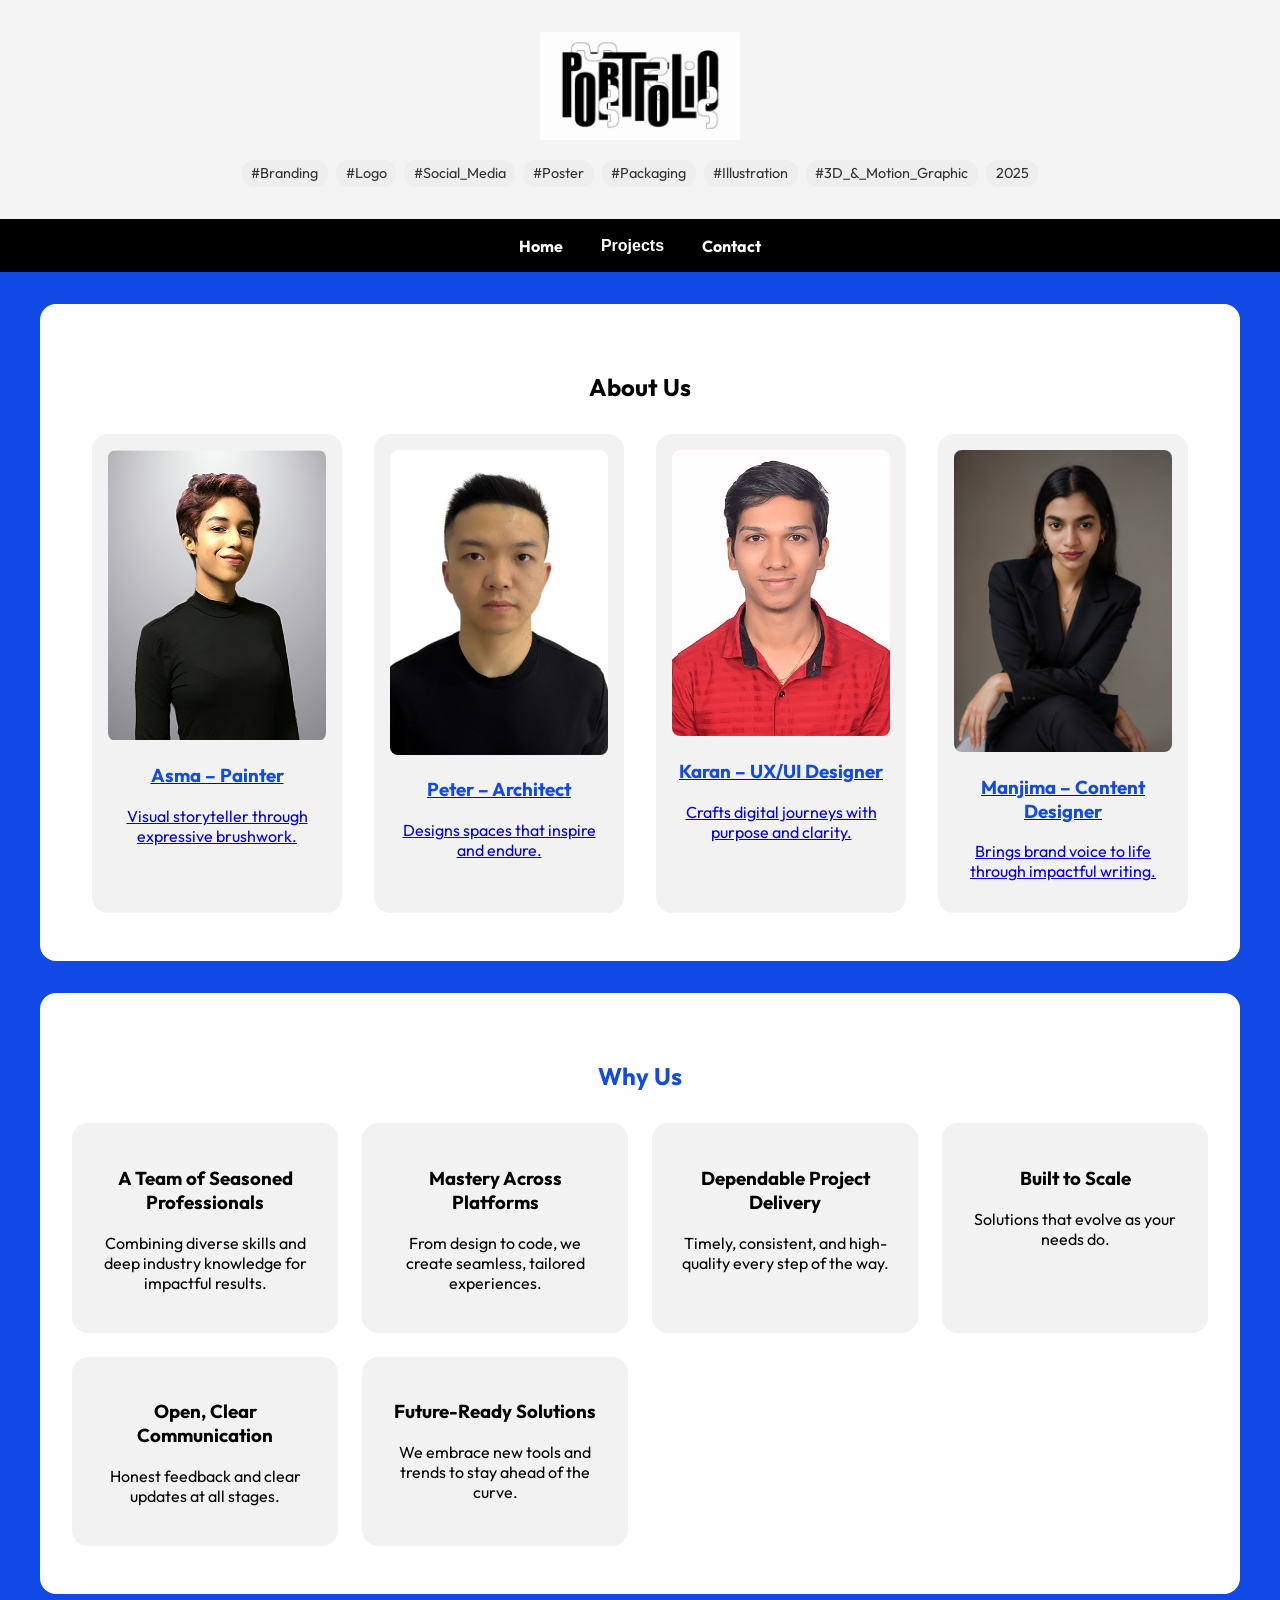
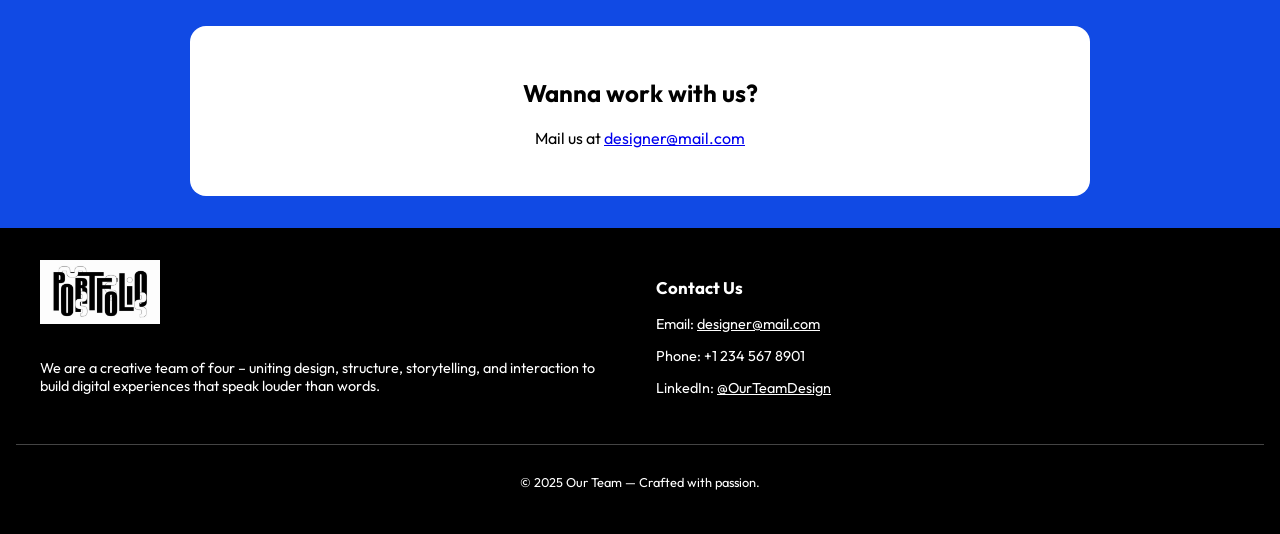
<file: index.html>
<!DOCTYPE html>
<html lang="en">
  <head>
    <meta charset="UTF-8" />
    <meta name="viewport" content="width=device-width, initial-scale=1.0" />
    <title>Team Portfolio</title>
    <link href="https://fonts.googleapis.com/css2?family=Outfit:wght@400;700&display=swap" rel="stylesheet" />
    <style>
      * {
        box-sizing: border-box;
      }
      body {
        margin: 0;
        font-family: "Outfit", sans-serif;
        background-color: #114ae4;
        color: #000;
      }
      header.hero {
        background: #f4f4f4;
        padding: 2rem;
        text-align: center;
      }
      header.hero img.logo {
        max-width: 200px;
        margin-bottom: 1rem;
      }
      .tags {
        display: flex;
        flex-wrap: wrap;
        justify-content: center;
        gap: 0.5rem;
        font-size: 0.9rem;
        color: #333;
      }
      .tags span {
        background-color: #eee;
        padding: 0.3rem 0.6rem;
        border-radius: 12px;
      }
      nav {
        display: flex;
        justify-content: center;
        align-items: center;
        gap: 2rem;
        padding: 1rem;
        background-color: #000;
        position: relative;
      }
      nav a,
      .dropbtn {
        color: white;
        text-decoration: none;
        font-weight: bold;
        background: none;
        border: none;
        font-size: 1rem;
        cursor: pointer;
      }
      .dropdown {
        position: relative;
        display: inline-block;
      }
      .dropdown-content {
        display: none;
        position: absolute;
        background-color: white;
        min-width: 160px;
        z-index: 1;
        border-radius: 0.5rem;
        overflow: hidden;
      }
      .dropdown-content a {
        color: #000;
        padding: 12px 16px;
        text-decoration: none;
        display: block;
      }
      .dropdown-content a:hover {
        background-color: #ddd;
      }
      .dropdown:hover .dropdown-content {
        display: block;
      }
      .about-us {
        background: #ffffff;
        padding: 3rem 2rem;
        border-radius: 1rem;
        margin: 2rem auto;
        max-width: 1200px;
        text-align: center;
      }
      .team-members {
        display: flex;
        flex-wrap: wrap;
        gap: 2rem;
        justify-content: center;
        margin-top: 2rem;
      }
      .member {
        background: #f2f2f2;
        padding: 1rem;
        border-radius: 1rem;
        width: 250px;
      }
      .member img {
        width: 100%;
        border-radius: 0.5rem;
      }
      .member h3 {
        color: #114ae4;
      }
      .why-us {
        background: #ffffff;
        padding: 3rem 2rem;
        border-radius: 1rem;
        margin: 2rem auto;
        max-width: 1200px;
        text-align: center;
      }
      .why-us h2 {
        color: #114ae4;
      }
      .why-us-grid {
        display: grid;
        grid-template-columns: repeat(auto-fit, minmax(250px, 1fr));
        gap: 1.5rem;
        margin-top: 2rem;
      }
      .why-card {
        background: #f2f2f2;
        padding: 1.5rem;
        border-radius: 1rem;
      }
      .contact-invite-section {
        background: #ffffff;
        color: #000;
        margin: 2rem auto;
        padding: 2rem;
        border-radius: 1rem;
        max-width: 900px;
        text-align: center;
      }
      footer {
        background: #000;
        color: white;
        padding: 2rem 1rem;
        font-size: 0.9rem;
      }
      .footer-container {
        display: flex;
        flex-wrap: wrap;
        justify-content: space-between;
        max-width: 1200px;
        margin: auto;
        gap: 2rem;
      }
      .footer-left,
      .footer-right {
        flex: 1 1 300px;
      }
      .footer-logo {
        width: 120px;
        margin-bottom: 1rem;
      }
      .footer-right a {
        color: #ffffff;
        text-decoration: underline;
      }
      .footer-bottom {
        text-align: center;
        border-top: 1px solid #444;
        margin-top: 2rem;
        padding-top: 1rem;
        font-size: 0.8rem;
      }
    </style>
  </head>
  <body>
    <header class="hero">
      <img src="images/Logo.jpeg" alt="Portfolio Logo" class="logo" />
      <div class="tags">
        <span>#Branding</span><span>#Logo</span><span>#Social_Media</span> <span>#Poster</span><span>#Packaging</span><span>#Illustration</span> <span>#3D_&_Motion_Graphic</span><span>2025</span>
      </div>
    </header>

    <nav>
      <a href="index.html">Home</a>
      <div class="dropdown">
        <button class="dropbtn">Projects</button>
        <div class="dropdown-content">
          <a href="asma.html">Asma</a>
          <a href="peter.html">Peter</a>
          <a href="karan.html">Karan</a>
          <a href="manjima.html">Manjima</a>
        </div>
      </div>
      <a href="contact.html">Contact</a>
    </nav>

    <section class="about-us">
      <h2>About Us</h2>
      <div class="team-members">
        <a href="asma.html" class="member">
          <img src="images/Asma.png" alt="Asma" />
          <h3>Asma – Painter</h3>
          <p>Visual storyteller through expressive brushwork.</p>
        </a>

        <a href="peter.html" class="member">
          <img src="images/peter.jpeg" alt="Peter" />
          <h3>Peter – Architect</h3>
          <p>Designs spaces that inspire and endure.</p>
        </a>

        <a href="karan.html" class="member">
          <img src="images/karan.jpeg" alt="Karan" />
          <h3>Karan – UX/UI Designer</h3>
          <p>Crafts digital journeys with purpose and clarity.</p>
        </a>

        <a href="manjima.html" class="member">
          <img src="images/manjima.jpeg" alt="Manjima" />
          <h3>Manjima – Content Designer</h3>
          <p>Brings brand voice to life through impactful writing.</p>
        </a>
      </div>
    </section>

    <section class="why-us">
      <h2>Why Us</h2>
      <div class="why-us-grid">
        <div class="why-card">
          <h3>A Team of Seasoned Professionals</h3>
          <p>Combining diverse skills and deep industry knowledge for impactful results.</p>
        </div>
        <div class="why-card">
          <h3>Mastery Across Platforms</h3>
          <p>From design to code, we create seamless, tailored experiences.</p>
        </div>
        <div class="why-card">
          <h3>Dependable Project Delivery</h3>
          <p>Timely, consistent, and high-quality every step of the way.</p>
        </div>
        <div class="why-card">
          <h3>Built to Scale</h3>
          <p>Solutions that evolve as your needs do.</p>
        </div>
        <div class="why-card">
          <h3>Open, Clear Communication</h3>
          <p>Honest feedback and clear updates at all stages.</p>
        </div>
        <div class="why-card">
          <h3>Future-Ready Solutions</h3>
          <p>We embrace new tools and trends to stay ahead of the curve.</p>
        </div>
      </div>
    </section>

    <section class="contact-invite-section">
      <h2>Wanna work with us?</h2>
      <p>Mail us at <a href="mailto:designer@mail.com">designer@mail.com</a></p>
    </section>

    <footer>
      <div class="footer-container">
        <div class="footer-left">
          <img src="images/Logo.jpeg" alt="Portfolio Logo" class="footer-logo" />
          <p>We are a creative team of four – uniting design, structure, storytelling, and interaction to build digital experiences that speak louder than words.</p>
        </div>
        <div class="footer-right">
          <h3>Contact Us</h3>
          <p>Email: <a href="mailto:designer@mail.com">designer@mail.com</a></p>
          <p>Phone: +1 234 567 8901</p>
          <p>LinkedIn: <a href="#">@OurTeamDesign</a></p>
        </div>
      </div>
      <div class="footer-bottom">
        <p>© 2025 Our Team — Crafted with passion.</p>
      </div>
    </footer>
  </body>
</html>
</file>
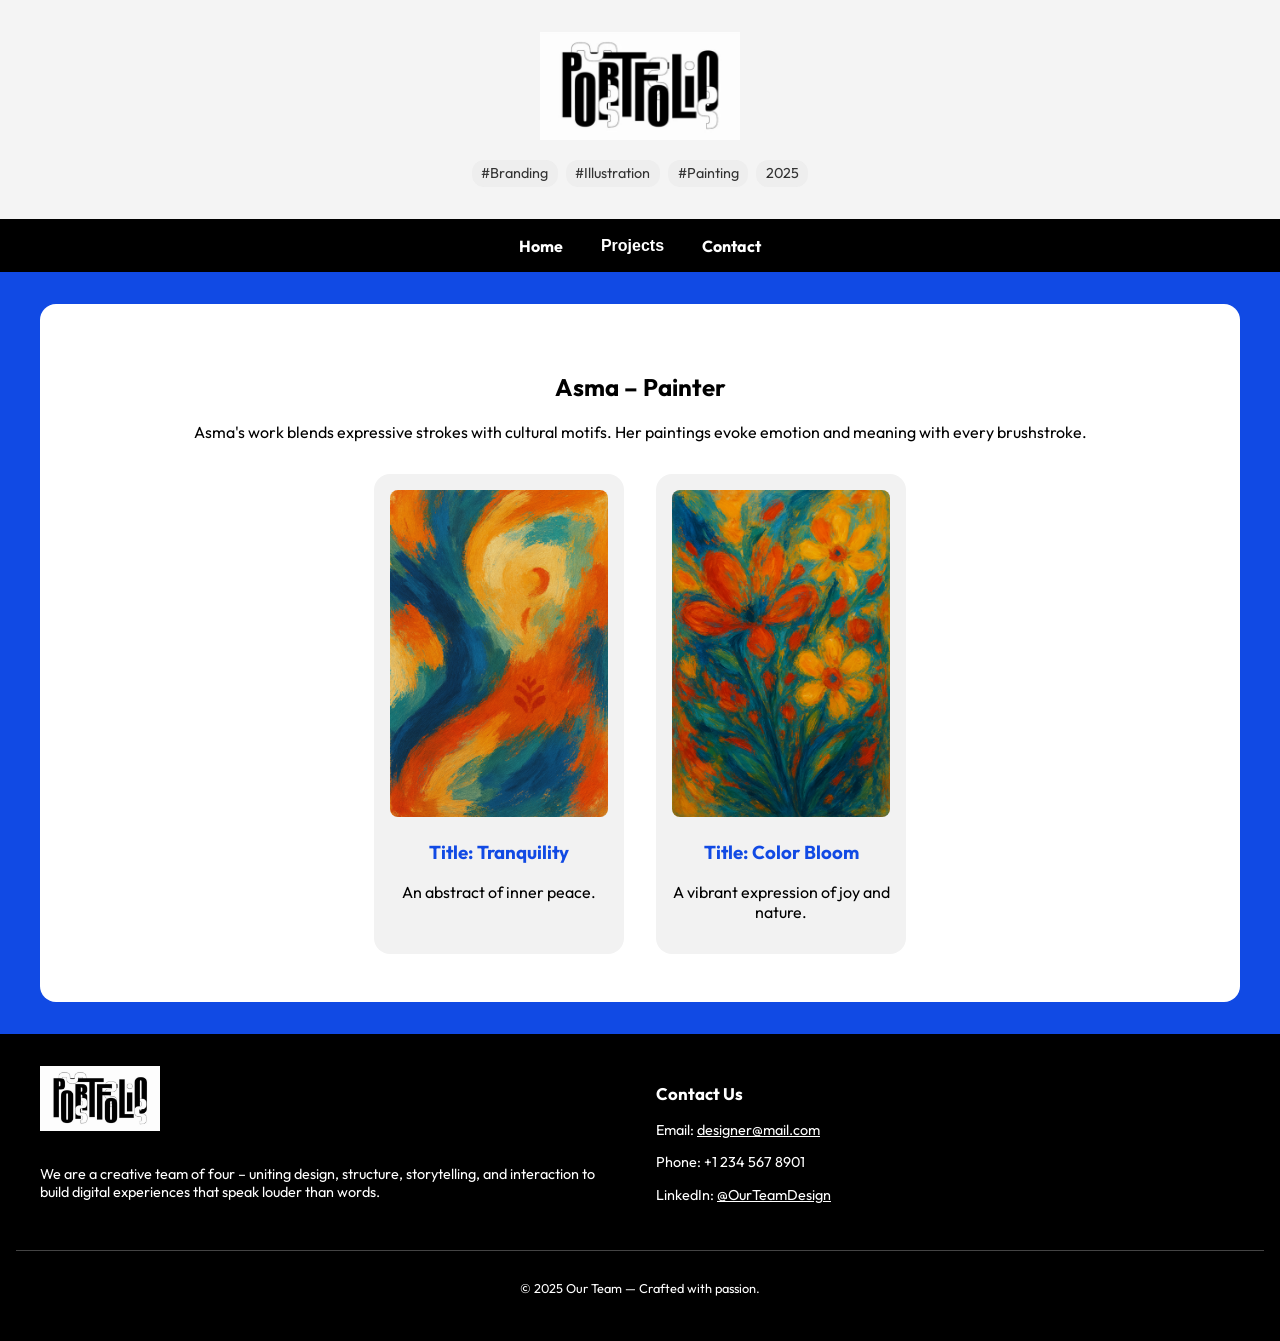
<file: asma.html>
<!DOCTYPE html>
<html lang="en">
  <head>
    <meta charset="UTF-8" />
    <meta name="viewport" content="width=device-width, initial-scale=1.0" />
    <title>Asma – Painter</title>
    <link href="https://fonts.googleapis.com/css2?family=Outfit:wght@400;700&display=swap" rel="stylesheet" />
    <link rel="stylesheet" href="style.css" />
  </head>
  <body>
    <header class="hero">
      <img src="images/Logo.jpeg" alt="Portfolio Logo" class="logo" />
      <div class="tags"><span>#Branding</span><span>#Illustration</span><span>#Painting</span><span>2025</span></div>
    </header>

    <nav>
      <a href="index.html">Home</a>
      <div class="dropdown">
        <button class="dropbtn">Projects</button>
        <div class="dropdown-content">
          <a href="asma.html">Asma</a>
          <a href="peter.html">Peter</a>
          <a href="karan.html">Karan</a>
          <a href="manjima.html">Manjima</a>
        </div>
      </div>
      <a href="contact.html">Contact</a>
    </nav>

    <section class="about-us">
      <h2>Asma – Painter</h2>
      <p>Asma's work blends expressive strokes with cultural motifs. Her paintings evoke emotion and meaning with every brushstroke.</p>
      <div class="team-members">
        <div class="member">
          <img src="images/ Green Pavilion.png" alt="Painting 1" />
          <h3>Title: Tranquility</h3>
          <p>An abstract of inner peace.</p>
        </div>
        <div class="member">
          <img src="images/Color Bloom.png" alt="Painting 2" />
          <h3>Title: Color Bloom</h3>
          <p>A vibrant expression of joy and nature.</p>
        </div>
      </div>
    </section>

    <footer>
      <div class="footer-container">
        <div class="footer-left">
          <img src="images/Logo.jpeg" alt="Portfolio Logo" class="footer-logo" />
          <p>We are a creative team of four – uniting design, structure, storytelling, and interaction to build digital experiences that speak louder than words.</p>
        </div>
        <div class="footer-right">
          <h3>Contact Us</h3>
          <p>Email: <a href="mailto:designer@mail.com">designer@mail.com</a></p>
          <p>Phone: +1 234 567 8901</p>
          <p>LinkedIn: <a href="#">@OurTeamDesign</a></p>
        </div>
      </div>
      <div class="footer-bottom">
        <p>© 2025 Our Team — Crafted with passion.</p>
      </div>
    </footer>
  </body>
</html>
</file>
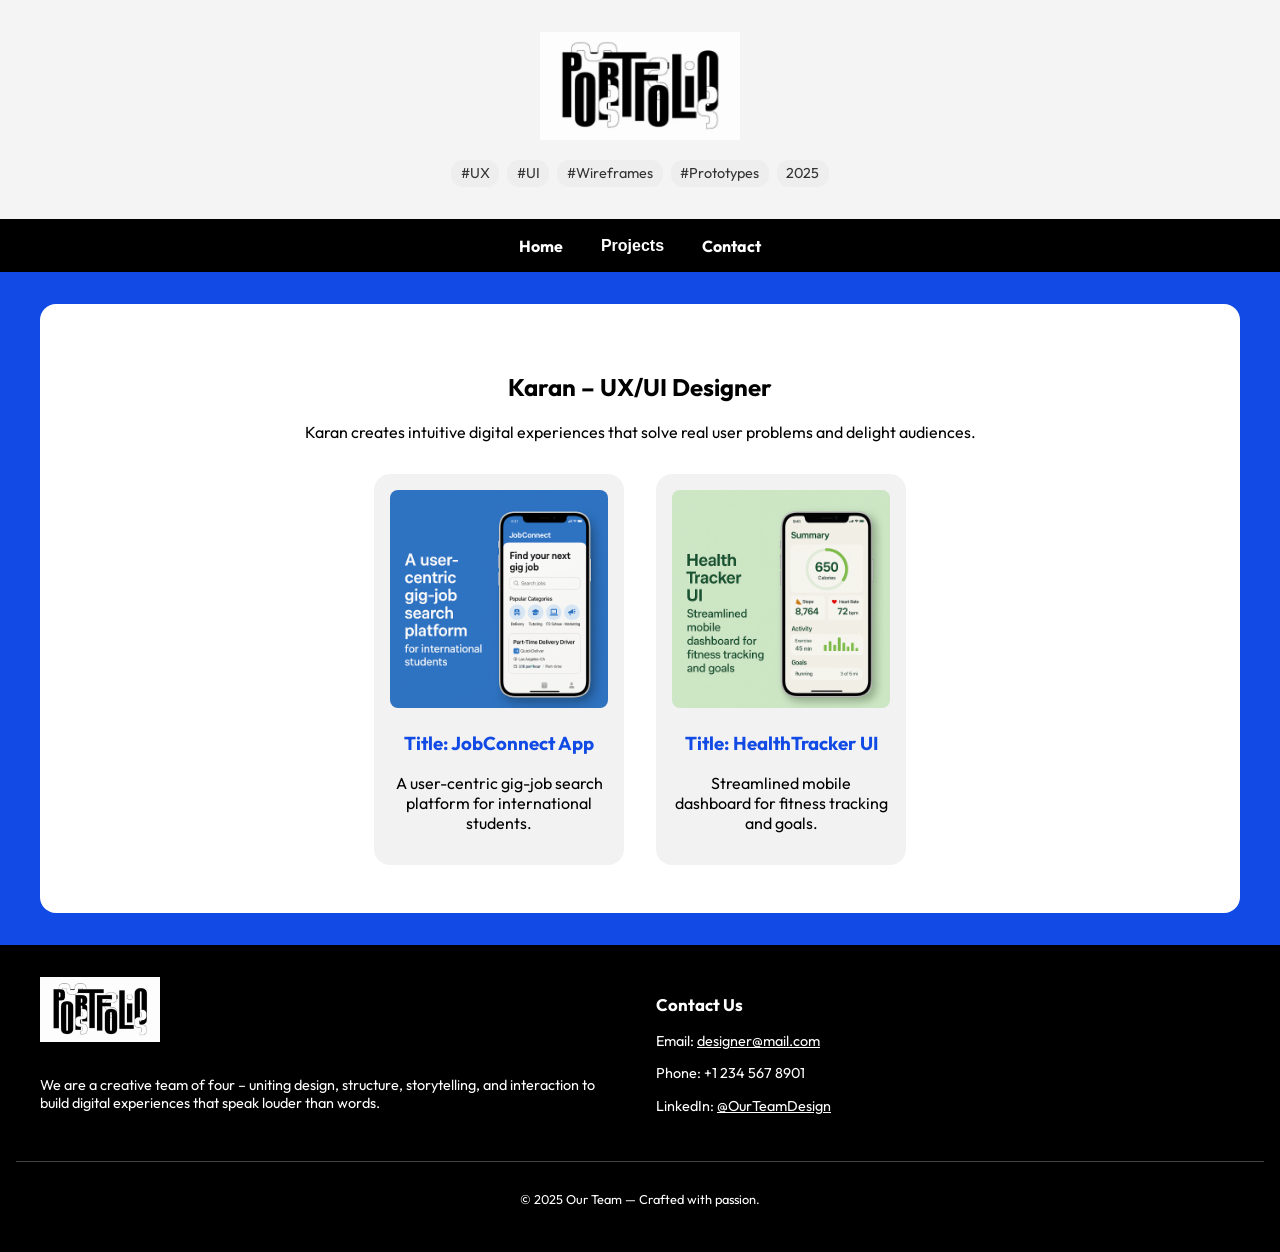
<file: karan.html>
<!DOCTYPE html>
<html lang="en">
  <head>
    <meta charset="UTF-8" />
    <meta name="viewport" content="width=device-width, initial-scale=1.0" />
    <title>Karan – UX/UI Designer</title>
    <link href="https://fonts.googleapis.com/css2?family=Outfit:wght@400;700&display=swap" rel="stylesheet" />
    <link rel="stylesheet" href="style.css" />
  </head>
  <body>
    <header class="hero">
      <img src="images/Logo.jpeg" alt="Portfolio Logo" class="logo" />
      <div class="tags"><span>#UX</span><span>#UI</span><span>#Wireframes</span><span>#Prototypes</span><span>2025</span></div>
    </header>

    <nav>
      <a href="index.html">Home</a>
      <div class="dropdown">
        <button class="dropbtn">Projects</button>
        <div class="dropdown-content">
          <a href="asma.html">Asma</a>
          <a href="peter.html">Peter</a>
          <a href="karan.html">Karan</a>
          <a href="manjima.html">Manjima</a>
        </div>
      </div>
      <a href="contact.html">Contact</a>
    </nav>

    <section class="about-us">
      <h2>Karan – UX/UI Designer</h2>
      <p>Karan creates intuitive digital experiences that solve real user problems and delight audiences.</p>
      <div class="team-members">
        <div class="member">
          <img src="images/gig-job.png" alt="Project 1" />
          <h3>Title: JobConnect App</h3>
          <p>A user-centric gig-job search platform for international students.</p>
        </div>
        <div class="member">
          <img src="images/health-tracker.png" alt="Project 2" />
          <h3>Title: HealthTracker UI</h3>
          <p>Streamlined mobile dashboard for fitness tracking and goals.</p>
        </div>
      </div>
    </section>

    <footer>
      <div class="footer-container">
        <div class="footer-left">
          <img src="images/Logo.jpeg" alt="Portfolio Logo" class="footer-logo" />
          <p>We are a creative team of four – uniting design, structure, storytelling, and interaction to build digital experiences that speak louder than words.</p>
        </div>
        <div class="footer-right">
          <h3>Contact Us</h3>
          <p>Email: <a href="mailto:designer@mail.com">designer@mail.com</a></p>
          <p>Phone: +1 234 567 8901</p>
          <p>LinkedIn: <a href="#">@OurTeamDesign</a></p>
        </div>
      </div>
      <div class="footer-bottom">
        <p>© 2025 Our Team — Crafted with passion.</p>
      </div>
    </footer>
  </body>
</html>
</file>
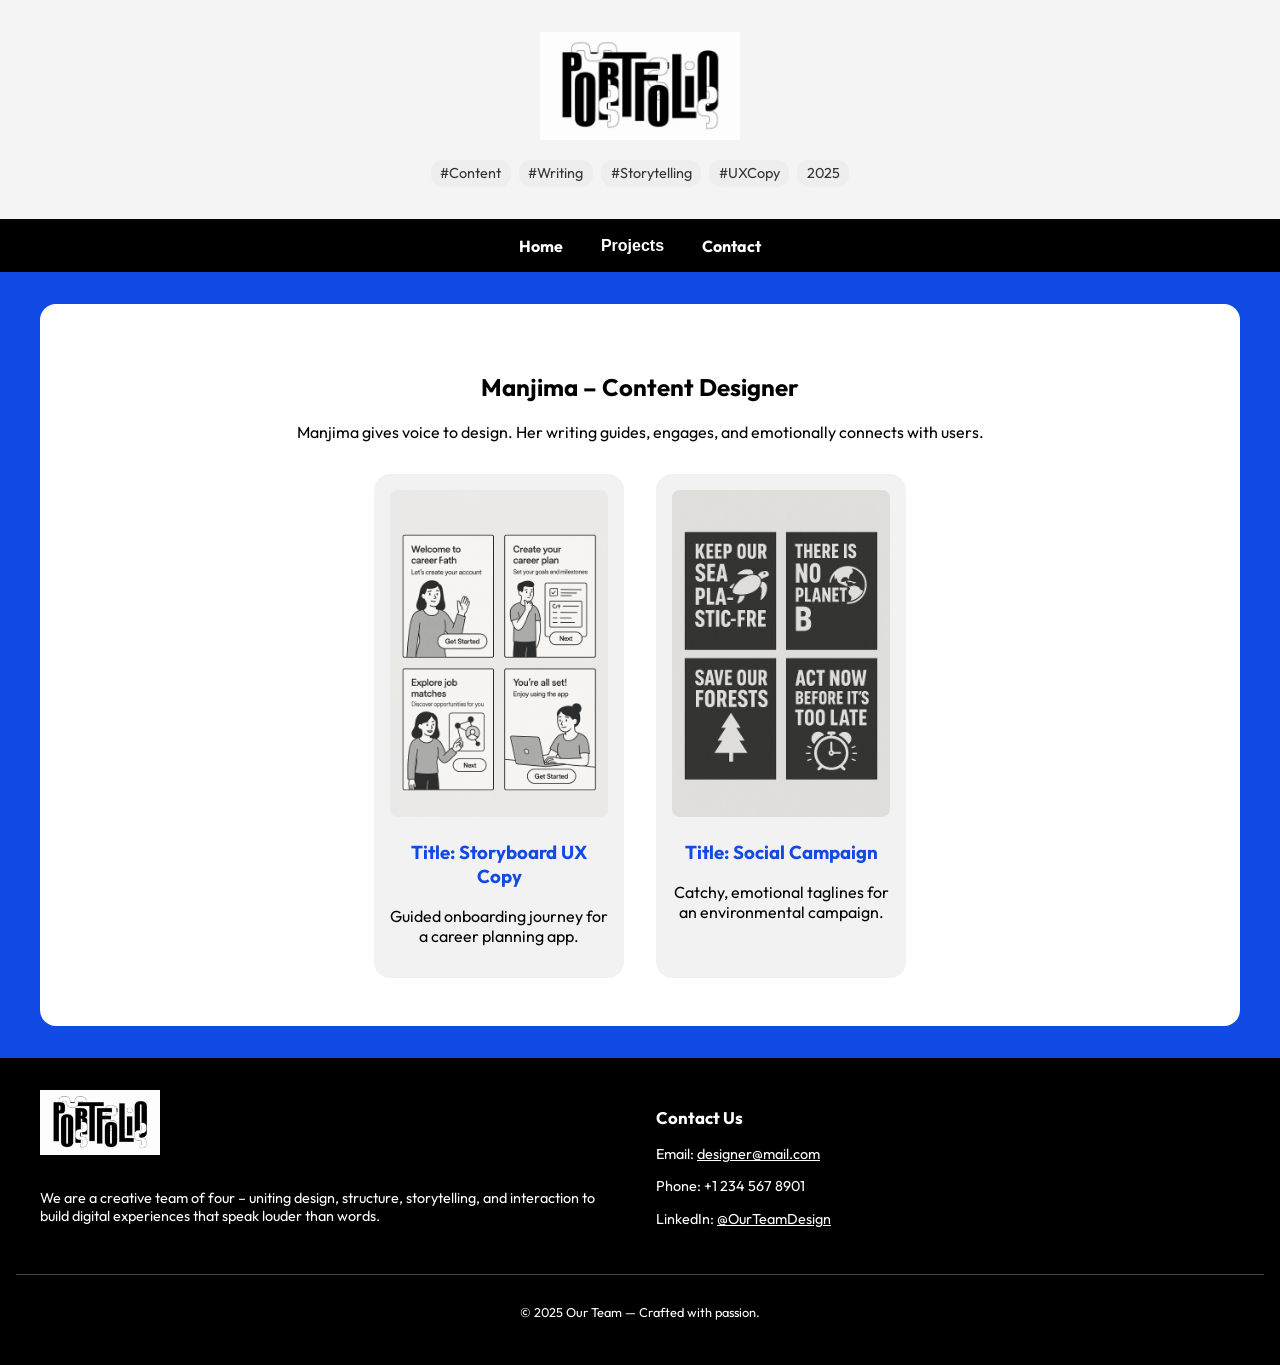
<file: manjima.html>
<!DOCTYPE html>
<html lang="en">
  <head>
    <meta charset="UTF-8" />
    <meta name="viewport" content="width=device-width, initial-scale=1.0" />
    <title>Manjima – Content Designer</title>
    <link href="https://fonts.googleapis.com/css2?family=Outfit:wght@400;700&display=swap" rel="stylesheet" />
    <link rel="stylesheet" href="style.css" />
  </head>
  <body>
    <header class="hero">
      <img src="images/Logo.jpeg" alt="Portfolio Logo" class="logo" />
      <div class="tags"><span>#Content</span><span>#Writing</span><span>#Storytelling</span><span>#UXCopy</span><span>2025</span></div>
    </header>

    <nav>
      <a href="index.html">Home</a>
      <div class="dropdown">
        <button class="dropbtn">Projects</button>
        <div class="dropdown-content">
          <a href="asma.html">Asma</a>
          <a href="peter.html">Peter</a>
          <a href="karan.html">Karan</a>
          <a href="manjima.html">Manjima</a>
        </div>
      </div>
      <a href="contact.html">Contact</a>
    </nav>

    <section class="about-us">
      <h2>Manjima – Content Designer</h2>
      <p>Manjima gives voice to design. Her writing guides, engages, and emotionally connects with users.</p>
      <div class="team-members">
        <div class="member">
          <img src="images/storyboard.png" alt="Project 1" />
          <h3>Title: Storyboard UX Copy</h3>
          <p>Guided onboarding journey for a career planning app.</p>
        </div>
        <div class="member">
          <img src="images/social-campaign.png" alt="Project 2" />
          <h3>Title: Social Campaign</h3>
          <p>Catchy, emotional taglines for an environmental campaign.</p>
        </div>
      </div>
    </section>

    <footer>
      <div class="footer-container">
        <div class="footer-left">
          <img src="images/Logo.jpeg" alt="Portfolio Logo" class="footer-logo" />
          <p>We are a creative team of four – uniting design, structure, storytelling, and interaction to build digital experiences that speak louder than words.</p>
        </div>
        <div class="footer-right">
          <h3>Contact Us</h3>
          <p>Email: <a href="mailto:designer@mail.com">designer@mail.com</a></p>
          <p>Phone: +1 234 567 8901</p>
          <p>LinkedIn: <a href="#">@OurTeamDesign</a></p>
        </div>
      </div>
      <div class="footer-bottom">
        <p>© 2025 Our Team — Crafted with passion.</p>
      </div>
    </footer>
  </body>
</html>
</file>
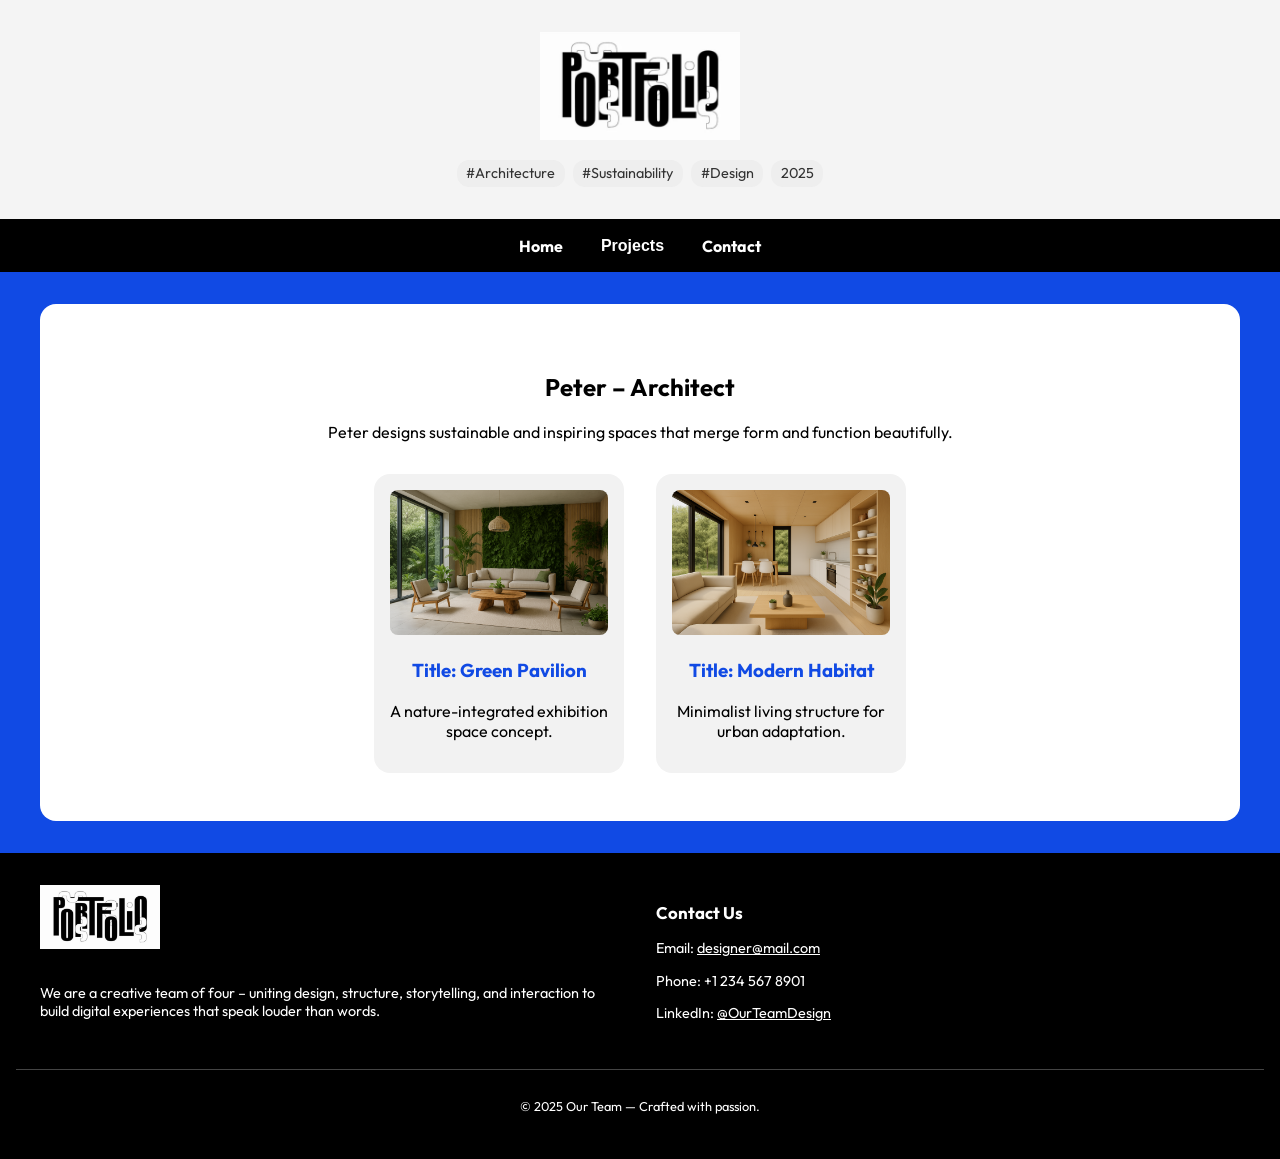
<file: peter.html>
<!DOCTYPE html>
<html lang="en">
  <head>
    <meta charset="UTF-8" />
    <meta name="viewport" content="width=device-width, initial-scale=1.0" />
    <title>Peter – Architect</title>
    <link href="https://fonts.googleapis.com/css2?family=Outfit:wght@400;700&display=swap" rel="stylesheet" />
    <link rel="stylesheet" href="style.css" />
  </head>
  <body>
    <header class="hero">
      <img src="images/Logo.jpeg" alt="Portfolio Logo" class="logo" />
      <div class="tags"><span>#Architecture</span><span>#Sustainability</span><span>#Design</span><span>2025</span></div>
    </header>

    <nav>
      <a href="index.html">Home</a>
      <div class="dropdown">
        <button class="dropbtn">Projects</button>
        <div class="dropdown-content">
          <a href="asma.html">Asma</a>
          <a href="peter.html">Peter</a>
          <a href="karan.html">Karan</a>
          <a href="manjima.html">Manjima</a>
        </div>
      </div>
      <a href="contact.html">Contact</a>
    </nav>

    <section class="about-us">
      <h2>Peter – Architect</h2>
      <p>Peter designs sustainable and inspiring spaces that merge form and function beautifully.</p>
      <div class="team-members">
        <div class="member">
          <img src="images/Green Pavilion.png" alt="Project 1" />
          <h3>Title: Green Pavilion</h3>
          <p>A nature-integrated exhibition space concept.</p>
        </div>
        <div class="member">
          <img src="images/Modern Habitat.png" alt="Project 2" />
          <h3>Title: Modern Habitat</h3>
          <p>Minimalist living structure for urban adaptation.</p>
        </div>
      </div>
    </section>

    <footer>
      <div class="footer-container">
        <div class="footer-left">
          <img src="images/Logo.jpeg" alt="Portfolio Logo" class="footer-logo" />
          <p>We are a creative team of four – uniting design, structure, storytelling, and interaction to build digital experiences that speak louder than words.</p>
        </div>
        <div class="footer-right">
          <h3>Contact Us</h3>
          <p>Email: <a href="mailto:designer@mail.com">designer@mail.com</a></p>
          <p>Phone: +1 234 567 8901</p>
          <p>LinkedIn: <a href="#">@OurTeamDesign</a></p>
        </div>
      </div>
      <div class="footer-bottom">
        <p>© 2025 Our Team — Crafted with passion.</p>
      </div>
    </footer>
  </body>
</html>
</file>
<file: style.css>
* {
    box-sizing: border-box;
  }
  body {
    margin: 0;
    font-family: 'Outfit', sans-serif;
    background-color: #114ae4;
    color: #000;
  }
  
  /* HEADER */
  header.hero {
    background: #f4f4f4;
    padding: 2rem;
    text-align: center;
  }
  header.hero img.logo {
    max-width: 200px;
    margin-bottom: 1rem;
  }
  .tags {
    display: flex;
    flex-wrap: wrap;
    justify-content: center;
    gap: 0.5rem;
    font-size: 0.9rem;
    color: #333;
  }
  .tags span {
    background-color: #eee;
    padding: 0.3rem 0.6rem;
    border-radius: 12px;
  }
  
  /* NAVIGATION */
  nav {
    display: flex;
    justify-content: center;
    align-items: center;
    gap: 2rem;
    padding: 1rem;
    background-color: #000;
    position: relative;
  }
  nav a, .dropbtn {
    color: white;
    text-decoration: none;
    font-weight: bold;
    background: none;
    border: none;
    font-size: 1rem;
    cursor: pointer;
  }
  .dropdown {
    position: relative;
    display: inline-block;
  }
  .dropdown-content {
    display: none;
    position: absolute;
    background-color: white;
    min-width: 160px;
    z-index: 1;
    border-radius: 0.5rem;
    overflow: hidden;
  }
  .dropdown-content a {
    color: #000;
    padding: 12px 16px;
    text-decoration: none;
    display: block;
  }
  .dropdown-content a:hover {
    background-color: #ddd;
  }
  .dropdown:hover .dropdown-content {
    display: block;
  }
  
  /* ABOUT US SECTION */
  .about-us {
    background: #ffffff;
    padding: 3rem 2rem;
    border-radius: 1rem;
    margin: 2rem auto;
    max-width: 1200px;
    text-align: center;
  }
  .team-members {
    display: flex;
    flex-wrap: wrap;
    gap: 2rem;
    justify-content: center;
    margin-top: 2rem;
  }
  .member {
    background: #f2f2f2;
    padding: 1rem;
    border-radius: 1rem;
    width: 250px;
  }
  .member img {
    width: 100%;
    border-radius: 0.5rem;
  }
  .member h3 {
    color: #114ae4;
  }

  .member {
    text-decoration: none;
    color: inherit;
    transition: transform 0.2s ease;
  }
  .member:hover {
    transform: scale(1.03);
    box-shadow: 0 4px 10px rgba(0, 0, 0, 0.1);
  }
  
  
  /* WHY US SECTION */
  .why-us {
    background: #ffffff;
    padding: 3rem 2rem;
    border-radius: 1rem;
    margin: 2rem auto;
    max-width: 1200px;
    text-align: center;
  }
  .why-us h2 {
    color: #114ae4;
  }
  .why-us-grid {
    display: flex;
    flex-wrap: wrap;
    justify-content: center;
    gap: 1.5rem;
    margin-top: 2rem;
    text-align: center;
  }
  .why-card {
    background: #f2f2f2;
    padding: 1.5rem;
    border-radius: 1rem;
    width: 250px;
  }
  
  /* CONTACT INVITE SECTION */
  .contact-invite-section {
    background: #ffffff;
    color: #000;
    margin: 2rem auto;
    padding: 2rem;
    border-radius: 1rem;
    max-width: 900px;
    text-align: center;
  }
  .contact-invite-section a {
    color: #114ae4;
    text-decoration: underline;
  }
  
  /* FOOTER */
  footer {
    background: #000;
    color: white;
    padding: 2rem 1rem;
    font-size: 0.9rem;
  }
  .footer-container {
    display: flex;
    flex-wrap: wrap;
    justify-content: space-between;
    max-width: 1200px;
    margin: auto;
    gap: 2rem;
  }
  .footer-left,
  .footer-right {
    flex: 1 1 300px;
  }
  .footer-logo {
    width: 120px;
    margin-bottom: 1rem;
  }
  .footer-right a {
    color: #ffffff;
    text-decoration: underline;
  }
  .footer-bottom {
    text-align: center;
    border-top: 1px solid #444;
    margin-top: 2rem;
    padding-top: 1rem;
    font-size: 0.8rem;
  }
</file>
